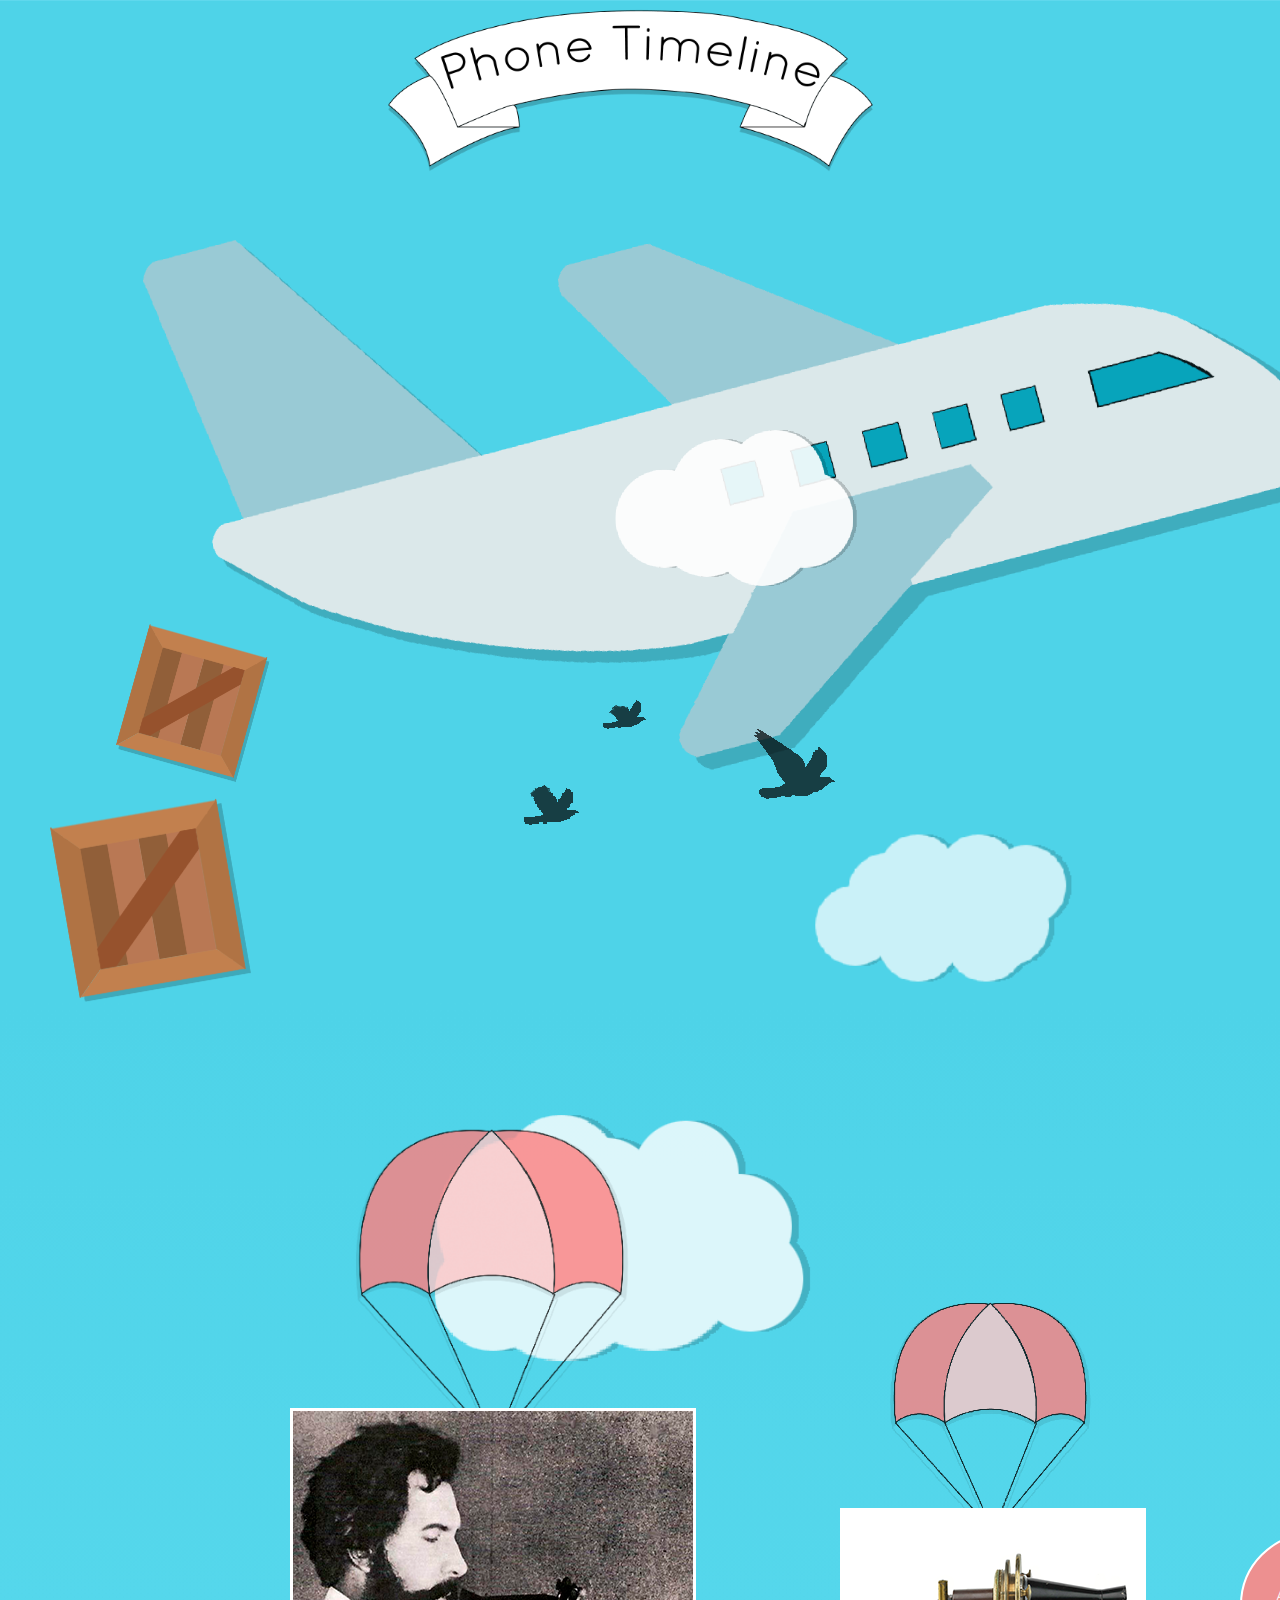
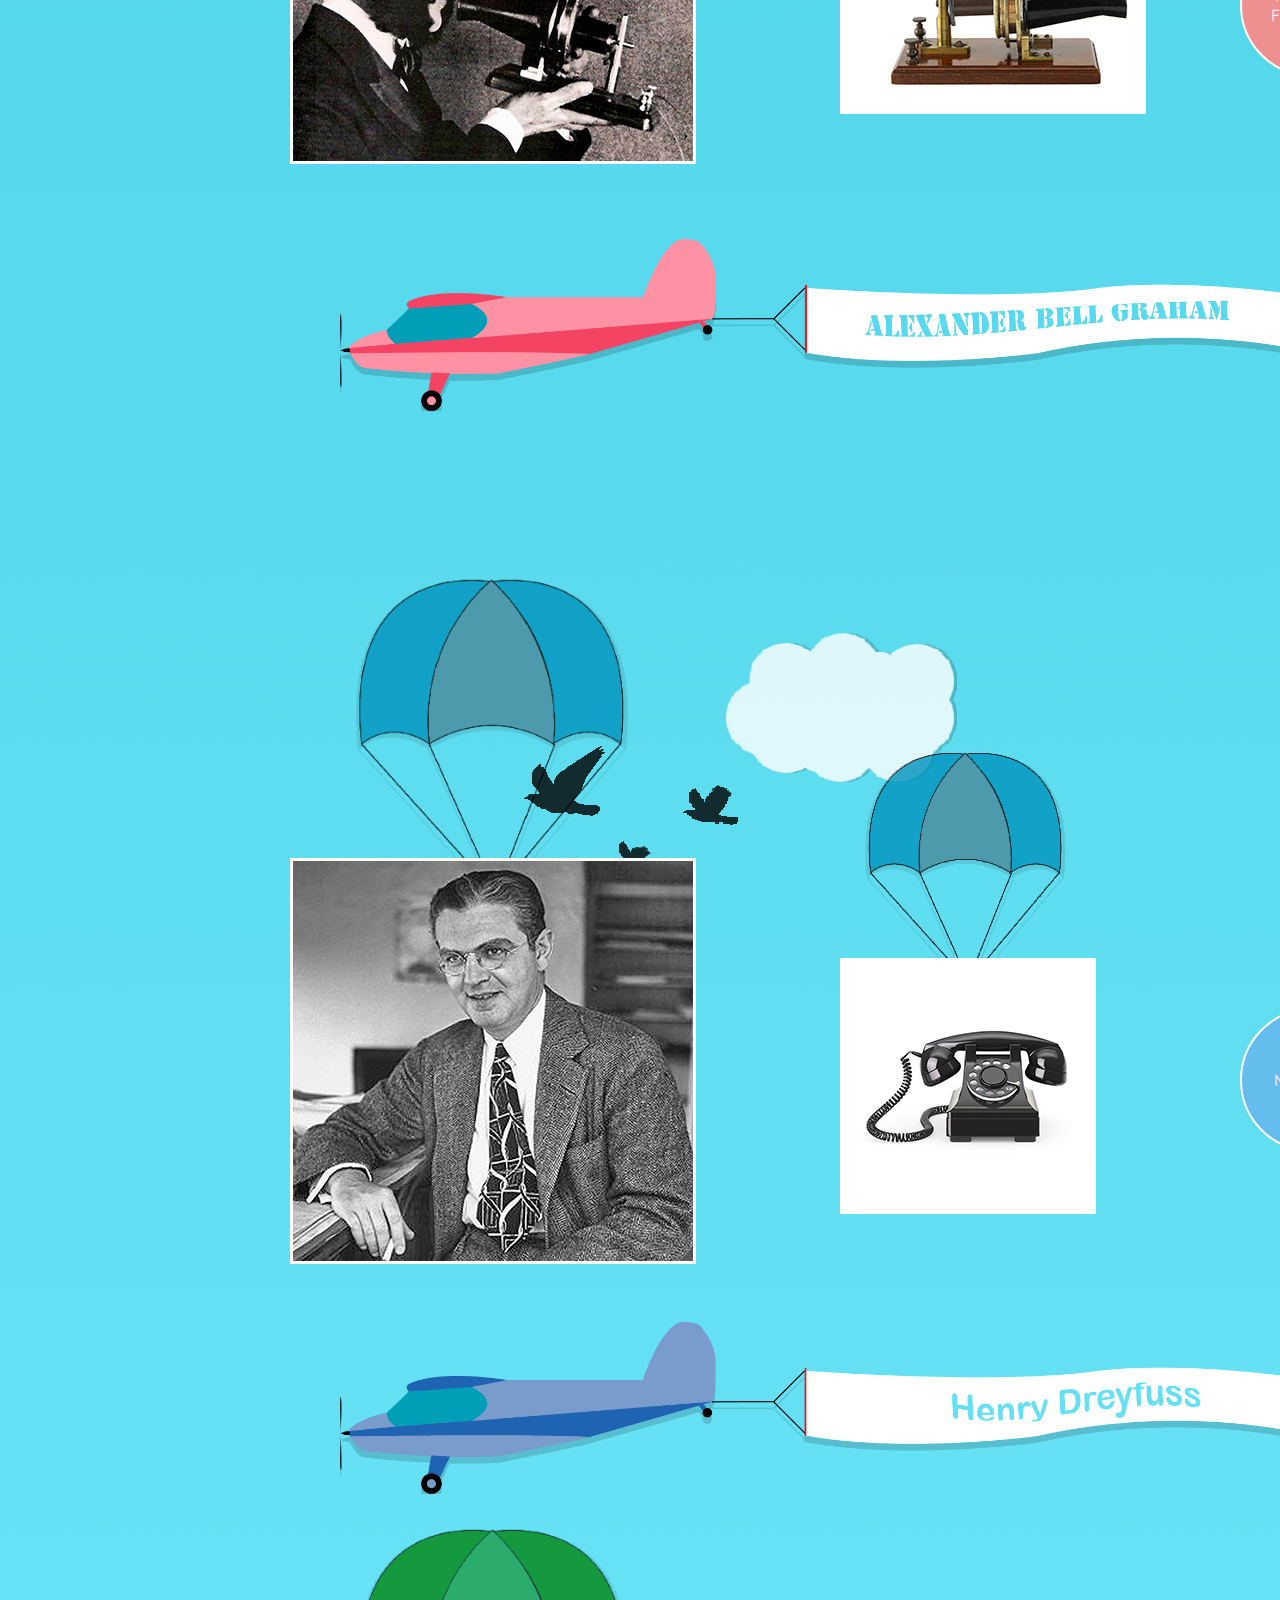
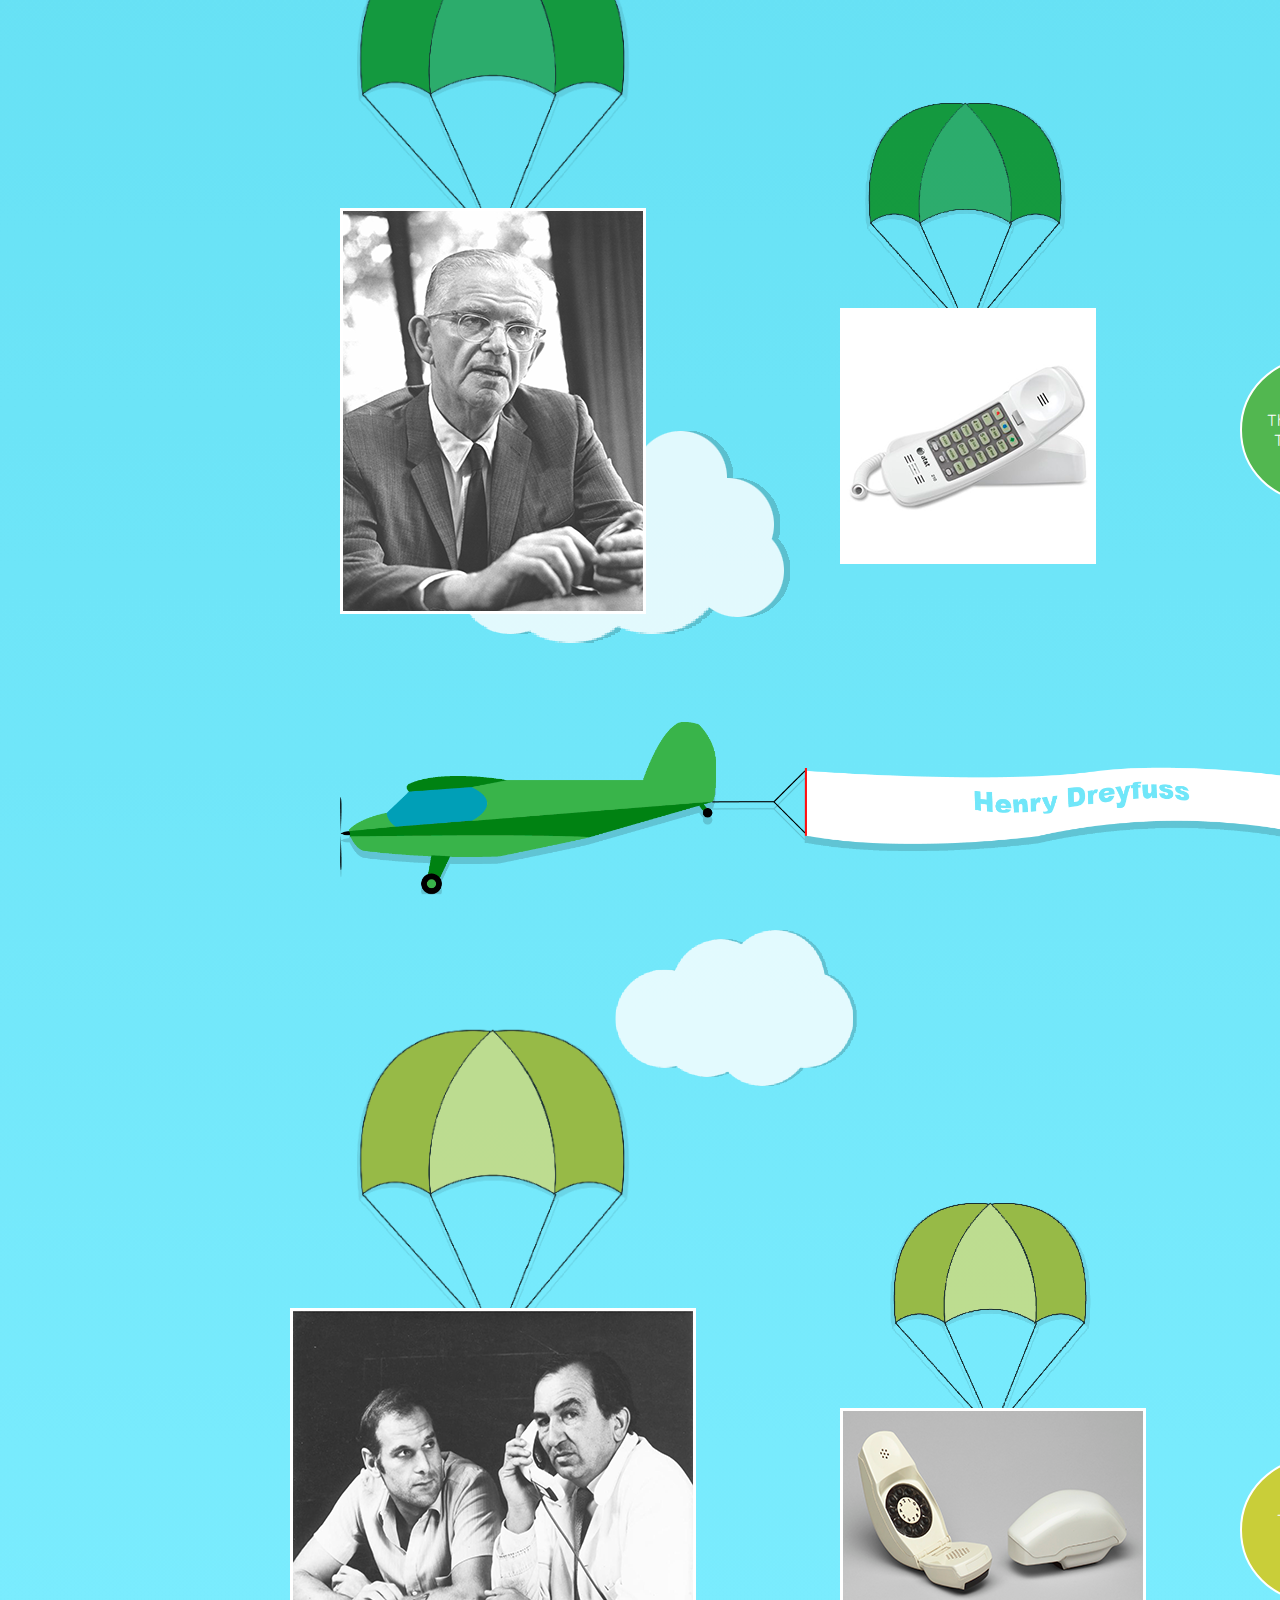
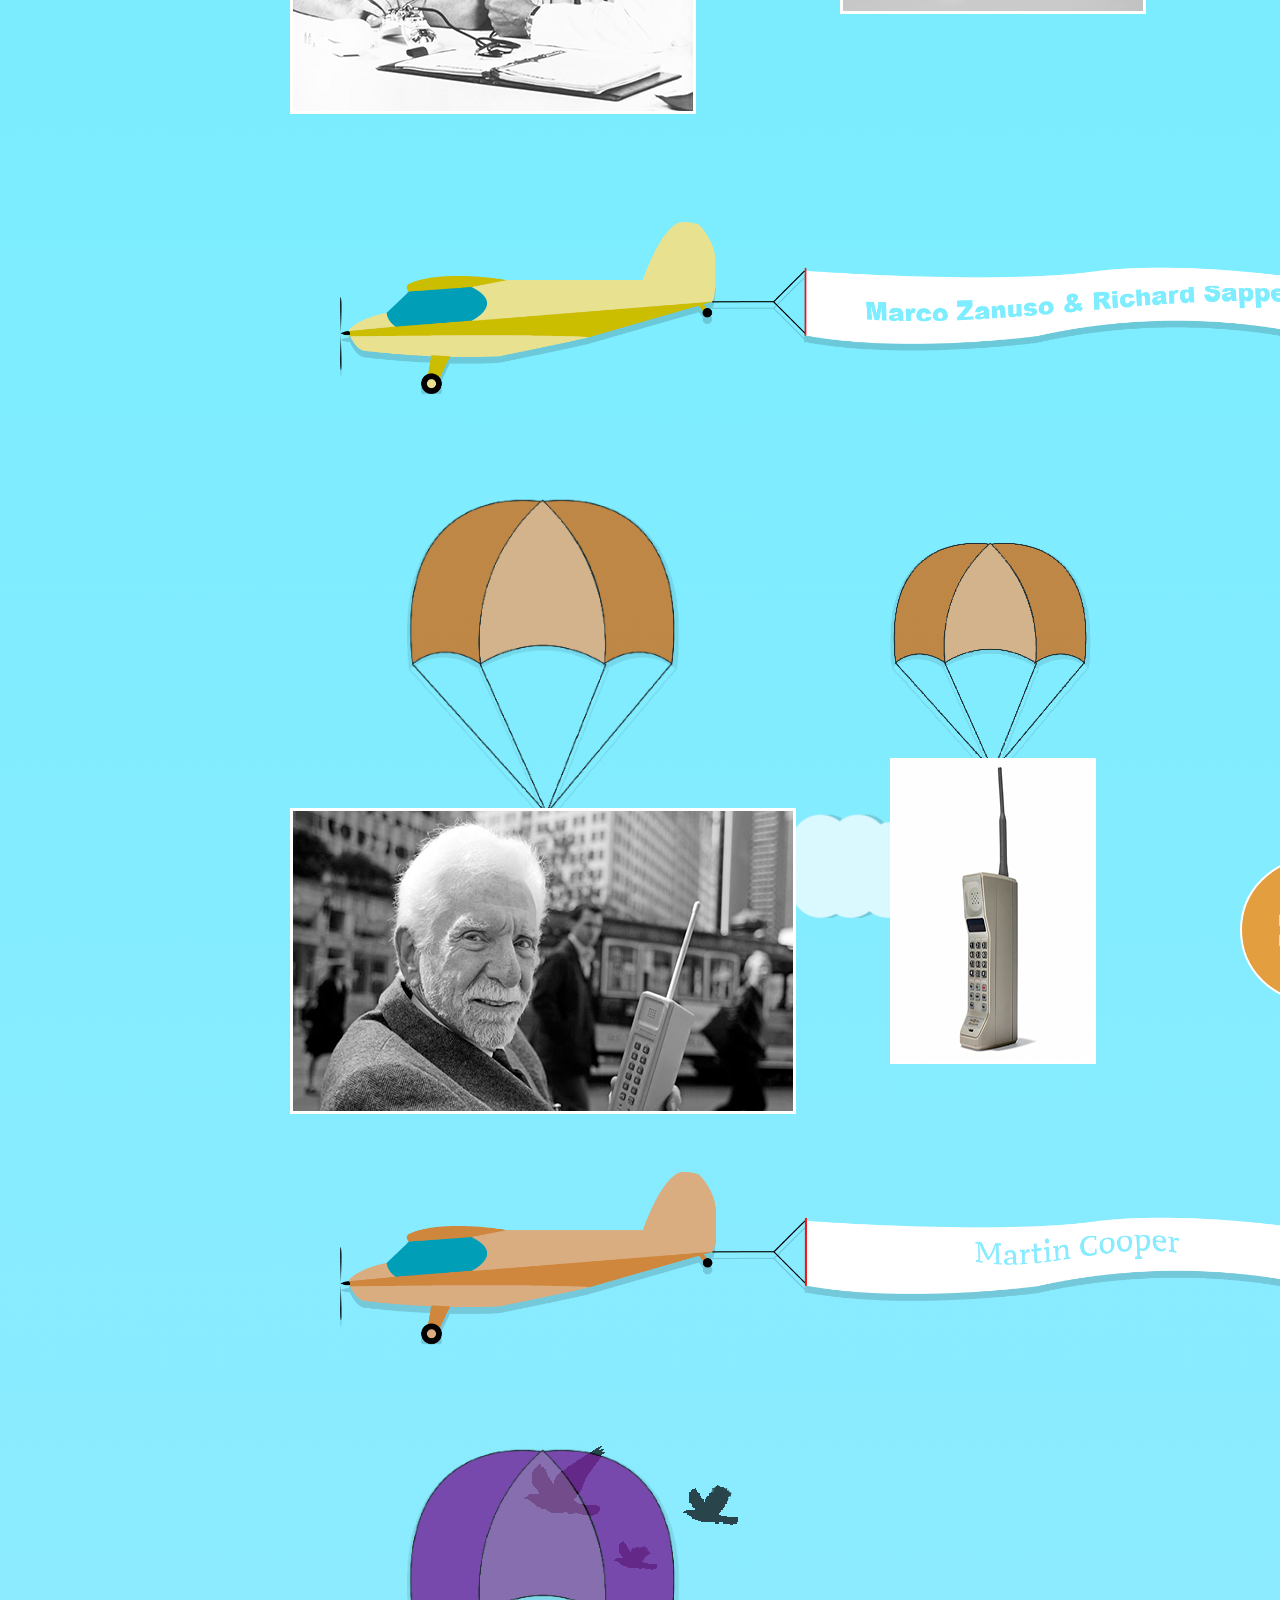
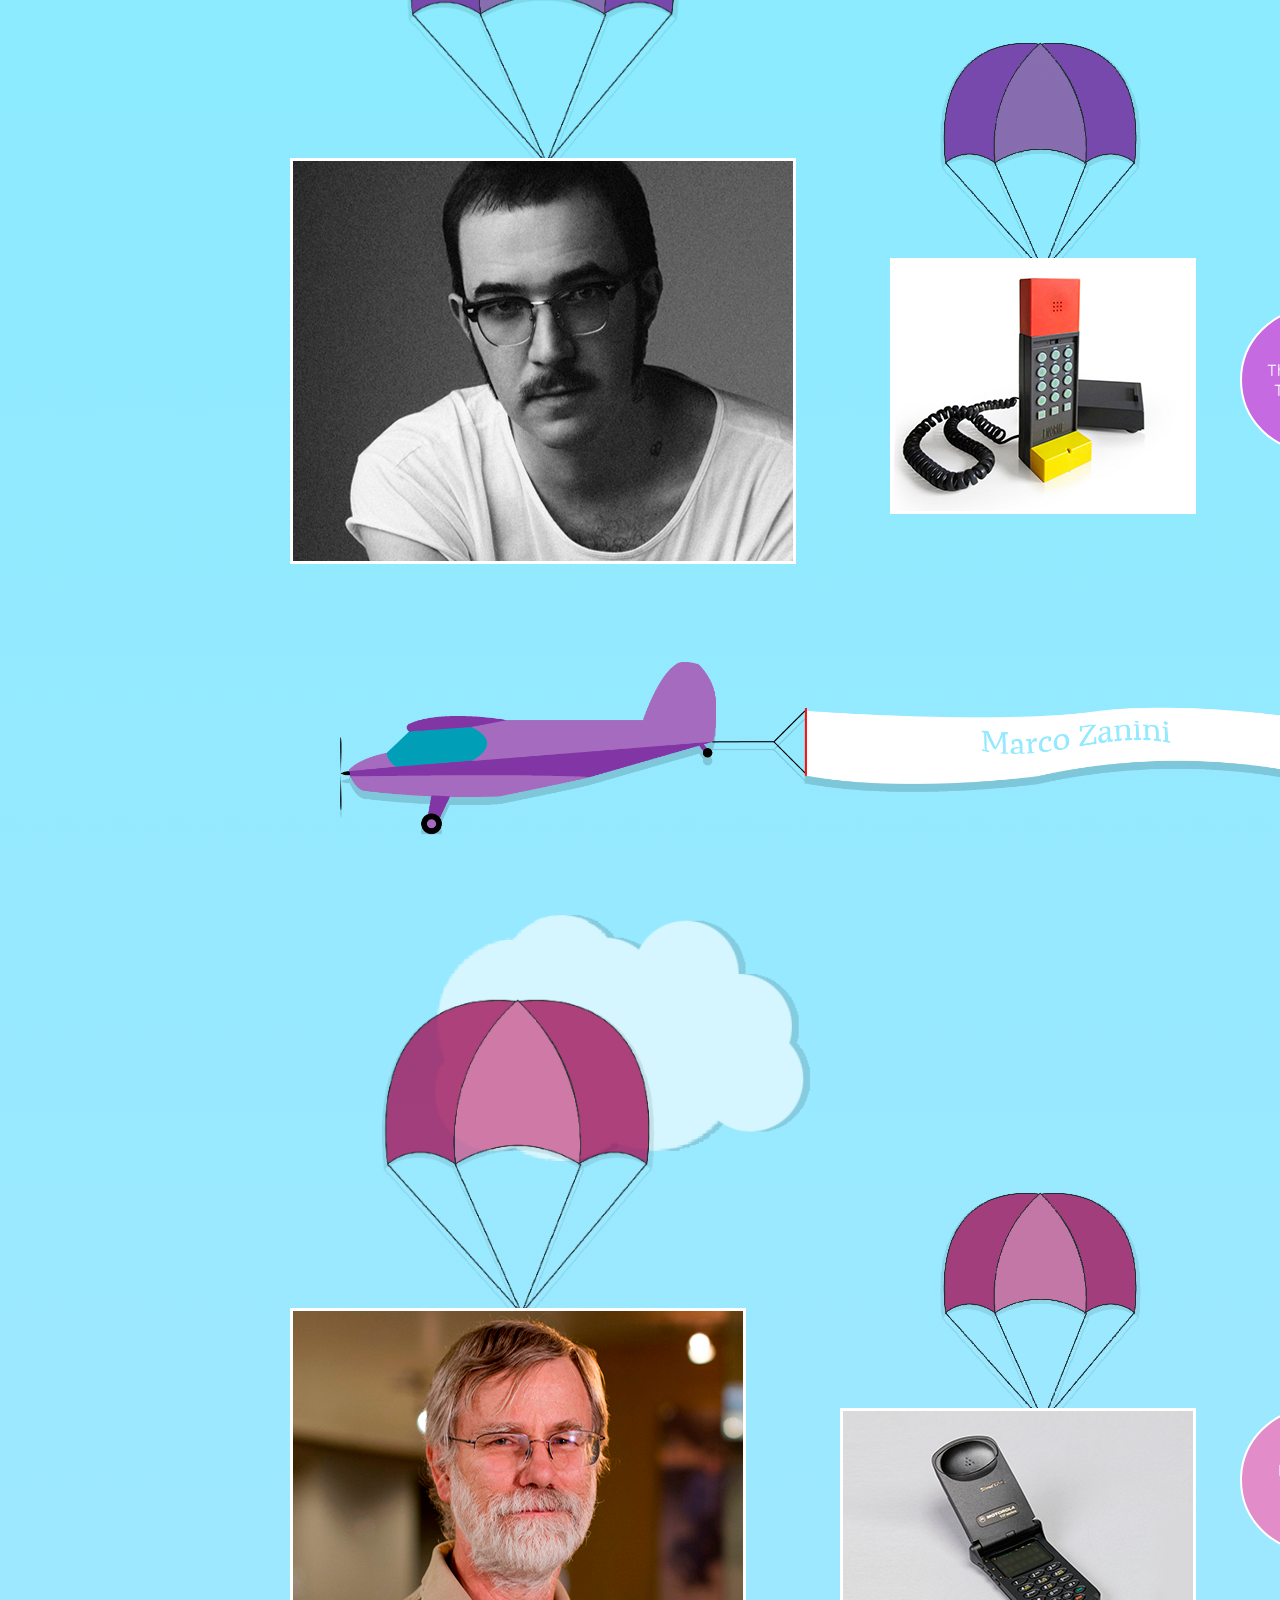
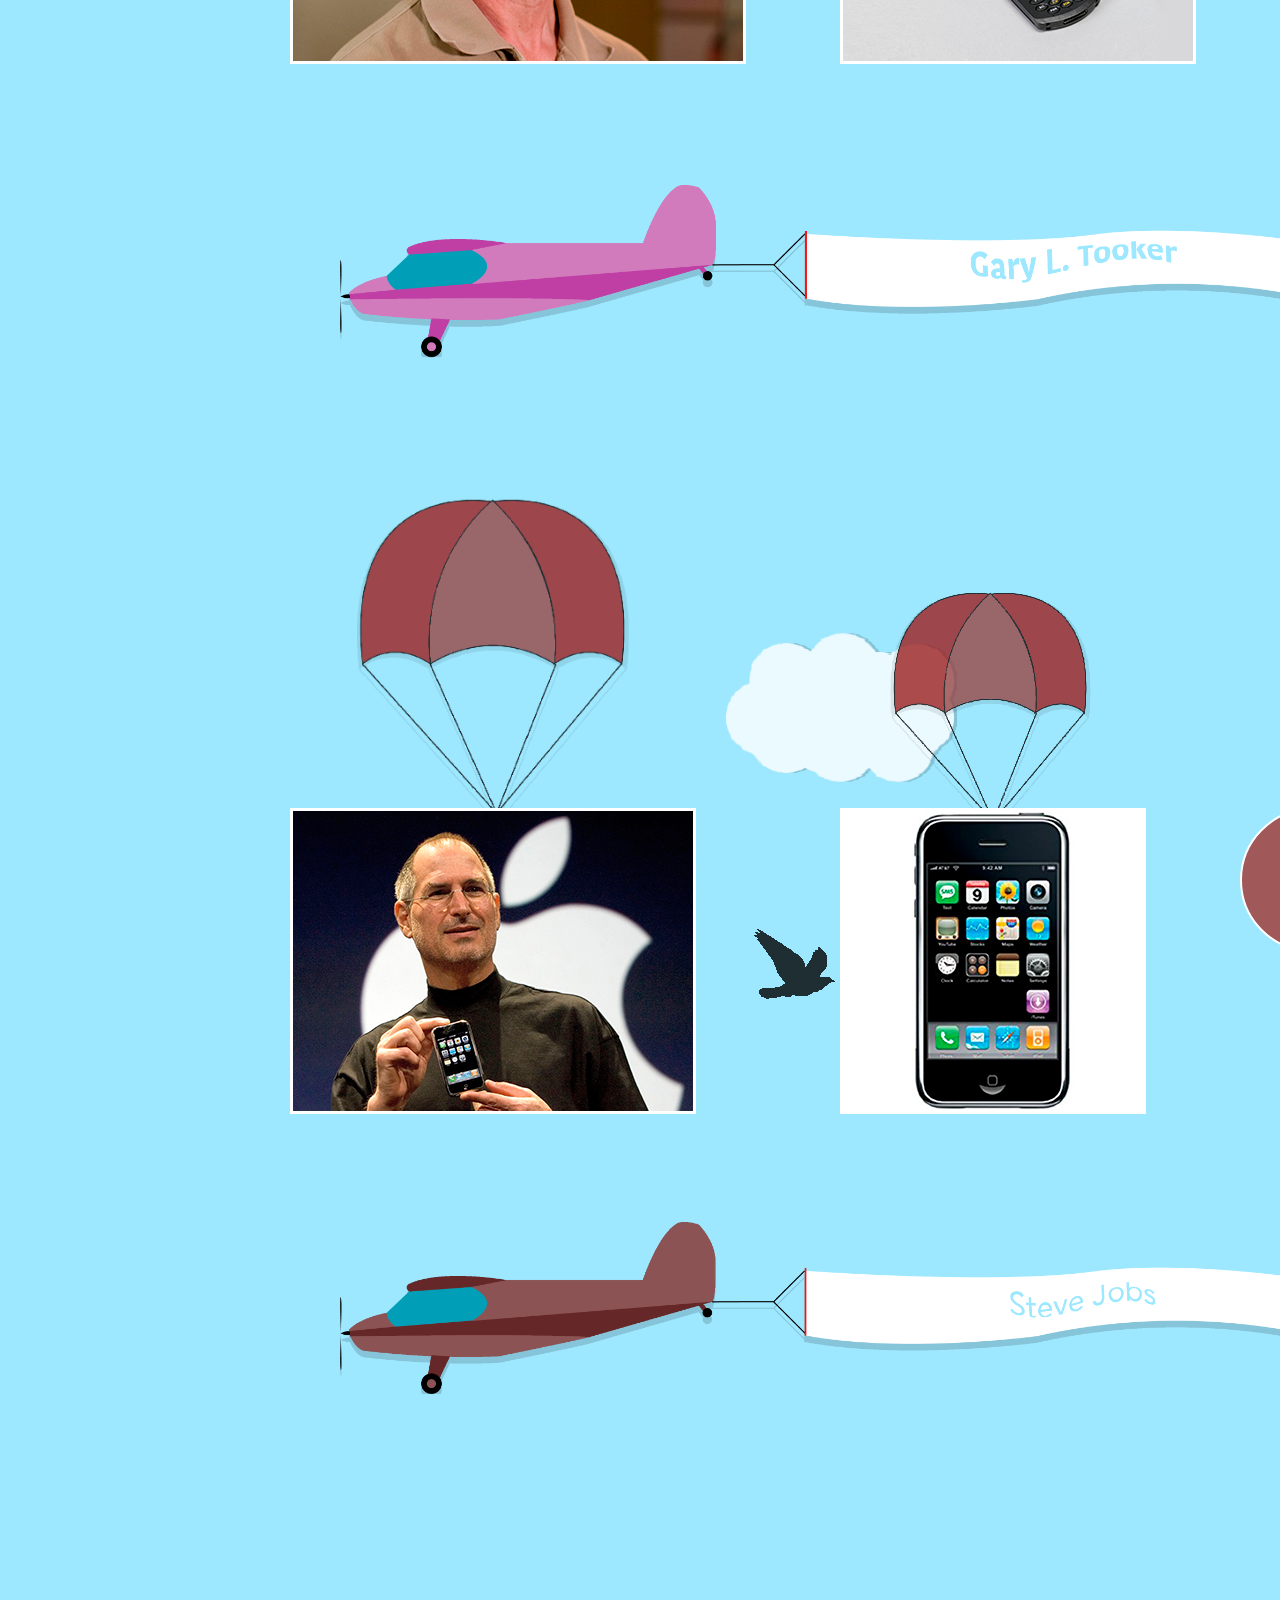
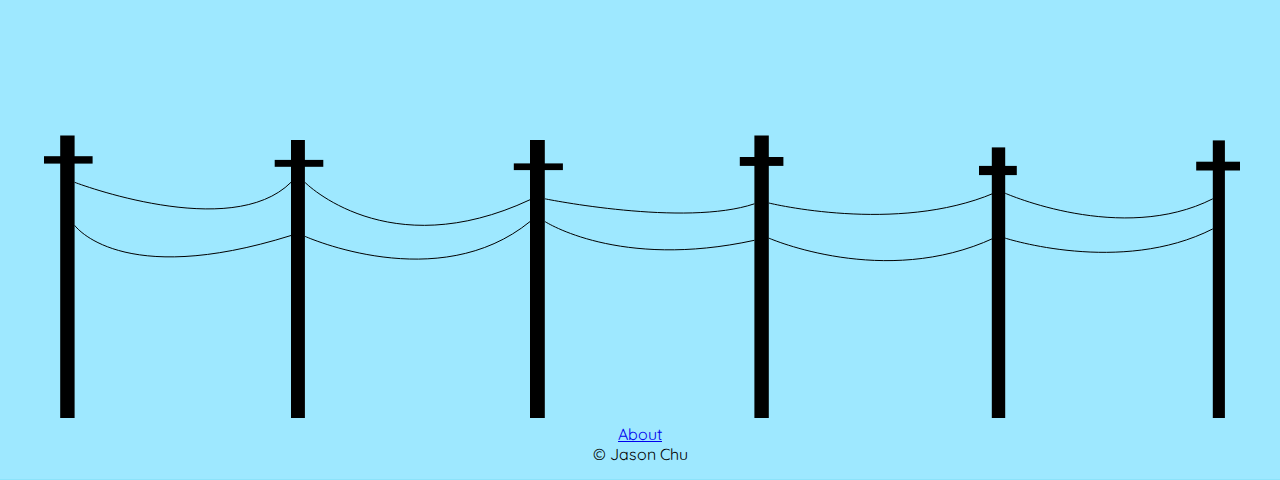
<file: index.html>
<!doctype html>
<html class="no-js" lang="en" dir="ltr">
  <head>
    <meta charset="utf-8">
    <title>Phones in the Sky</title>
    <link rel="stylesheet" href="main.css">
  </head>
  <body>



<div id="canvas">

  <div id="counter">
  </div>

  <div id="banner">
    <img src="images/banner.svg" alt="banner">
  </div>

  <div id="cargo-plane">
    <img src="images/cargo-plane.svg" alt="cargo-plane">
  </div>

  <div id="crate1">
    <img src="images/crate1.svg" alt="crate1">
  </div>

  <div id="crate2">
    <img src="images/crate2.svg" alt="crate2">
  </div>

  <div id="cloud1" class="x1">
    <img src="images/cloud1.svg" alt="cloud">
  </div>

  <div id="cloud3" class="x3">
    <img src="images/cloud3.svg" alt="cloud">
  </div>

  <div id="cloud4" class="x4">
    <img src="images/cloud4.svg" alt="cloud">
  </div>

  <div id="cloud5" class="x5">
    <img src="images/cloud5.svg" alt="cloud">
  </div>

  <div id="cloud7" class="x9">
    <img src="images/cloud7.svg" alt="cloud">
  </div>

  <div id="bird1" class="x7">
    <img src="images/bird1.svg" alt="bird">
  </div>

  <div id="bird2" class="x8">
    <img src="images/bird2.svg" alt="bird">
  </div>

  <div id="plane1" class="x10">
    <img src="images/plane1.svg" alt="plane1">
  </div>

  <div id="plane2" class="x11">
    <img src="images/plane2.svg" alt="plane2">
  </div>

  <div id="plane3" class="x12">
    <img src="images/plane3.svg" alt="plane3">
  </div>

  <div id="plane4" class="x13">
    <img src="images/plane4.svg" alt="plane4">
  </div>

  <div id="plane5" class="x14">
    <img src="images/plane5.svg" alt="plane5">
  </div>

  <div id="plane6" class="x15">
    <img src="images/plane6.svg" alt="plane6">
  </div>

  <div id="plane7" class="x16">
    <img src="images/plane7.svg" alt="plane7">
  </div>

  <div id="plane8" class="x17">
    <img src="images/plane8.svg" alt="plane8">
  </div>

  <div id="cloud8" class="x18">
    <img src="images/cloud8.svg" alt="cloud">
  </div>

  <div id="cloud9" class="x19">
    <img src="images/cloud9.svg" alt="cloud">
  </div>

  <div id="cloud10" class="x20">
    <img src="images/cloud10.svg" alt="cloud">
  </div>

  <div id="cloud12" class="x22">
    <img src="images/cloud12.svg" alt="cloud">
  </div>

  <div id="bird3" class="x25">
    <img src="images/bird3.svg" alt="bird">
  </div>

  <div id="bird4" class="x26">
    <img src="images/bird4.svg" alt="bird">
  </div>

  <div id="parachute1">
    <img src="images/parachute1.svg" alt="parachute1">
  </div>

  <div id="parachute2">
    <img src="images/parachute2.svg" alt="parachute2">
  </div>

  <div id="parachute3">
    <img src="images/parachute3.svg" alt="parachute3">
  </div>

  <div id="parachute4">
    <img src="images/parachute4.svg" alt="parachute4">
  </div>

  <div id="parachute5">
    <img src="images/parachute5.svg" alt="parachute5">
  </div>

  <div id="parachute6">
    <img src="images/parachute6.svg" alt="parachute6">
  </div>

  <div id="parachute7">
    <img src="images/parachute7.svg" alt="parachute7">
  </div>

  <div id="parachute8">
    <img src="images/parachute8.svg" alt="parachute8">
  </div>

  <div id="parachute9">
    <img src="images/parachute9.svg" alt="parachute9">
  </div>

  <div id="parachute10">
    <img src="images/parachute10.svg" alt="parachute10">
  </div>

  <div id="parachute11">
    <img src="images/parachute11.svg" alt="parachute11">
  </div>

  <div id="parachute12">
    <img src="images/parachute12.svg" alt="parachute12">
  </div>

  <div id="parachute13">
    <img src="images/parachute13.svg" alt="parachute13">
  </div>

  <div id="parachute14">
    <img src="images/parachute14.svg" alt="parachute14">
  </div>

  <div id="parachute15">
    <img src="images/parachute15.svg" alt="parachute15">
  </div>

  <div id="parachute16">
    <img src="images/parachute16.svg" alt="parachute16">
  </div>

  <div id="home">
  </div>

  <div id="board1">
  </div>

  <div id="square1">
    <img src="images/picture1.png" alt="picture1">
  </div>

  <div id="phone1">
    <img src="images/phone1.png" alt="phone1">
  </div>

  <div id="name1">
    <p>America's First Phone</p>
  </div>

  <div id="board2">
  </div>

  <div id="square2">
    <img src="images/picture2.png" alt="picture2">
  </div>

  <div id="phone2">
    <img src="images/phone2.png" alt="phone2">
  </div>

  <div id="name2">
    <p>Model 302</p>
  </div>

  <div id="board3">
  </div>

  <div id="square3">
    <img src="images/picture3.png" alt="picture3">
  </div>

  <div id="phone3">
    <img src="images/phone3.png" alt="phone3">
  </div>

  <div id="name3">
    <p>The Trimline Telephone</p>
  </div>

  <div id="board4">
  </div>

  <div id="square4">
    <img src="images/picture4.png" alt="picture4">
  </div>

  <div id="phone4">
    <img src="images/phone4.png" alt="phone4">
  </div>

  <div id="name4">
    <p>The Grillo Cricket</p>
  </div>

  <div id="board5">
  </div>

  <div id="square5">
    <img src="images/picture5.png" alt="picture5">
  </div>

  <div id="phone5">
    <img src="images/phone5.png" alt="phone5">
  </div>

  <div id="name5">
    <p>Motorola DynaTAC</p>
  </div>

  <div id="board6">
  </div>

  <div id="square6">
    <img src="images/picture6.png" alt="picture6">
  </div>

  <div id="phone6">
    <img src="images/phone6.png" alt="phone6">
  </div>

  <div id="name6">
    <p>The Enorme Telephone</p>
  </div>

  <div id="board7">
  </div>

  <div id="square7">
    <img src="images/picture7.png" alt="picture7">
  </div>

  <div id="phone7">
    <img src="images/phone7.png" alt="phone7">
  </div>

  <div id="name7">
    <p>Motorola StarTAC</p>
  </div>

  <div id="board8">
  </div>

  <div id="square8">
    <img src="images/picture8.png" alt="picture8">
  </div>

  <div id="phone8">
    <img src="images/phone8.png" alt="phone8">
  </div>

  <div id="name8">
    <p>iPhone</p>
  </div>

  <div id="power-lines">
    <img src="images/power-lines.svg" alt="power-lines">
  </div>

</div>

<footer class="footer grid-x grid-padding-x grid-margin-x">
    <p class="cell">
    <a href="about.html"> About </a>
    <br>
    &copy; Jason Chu
    <br>
</footer>







    <script src="main.js"></script>

  </body>
</html>
</file>
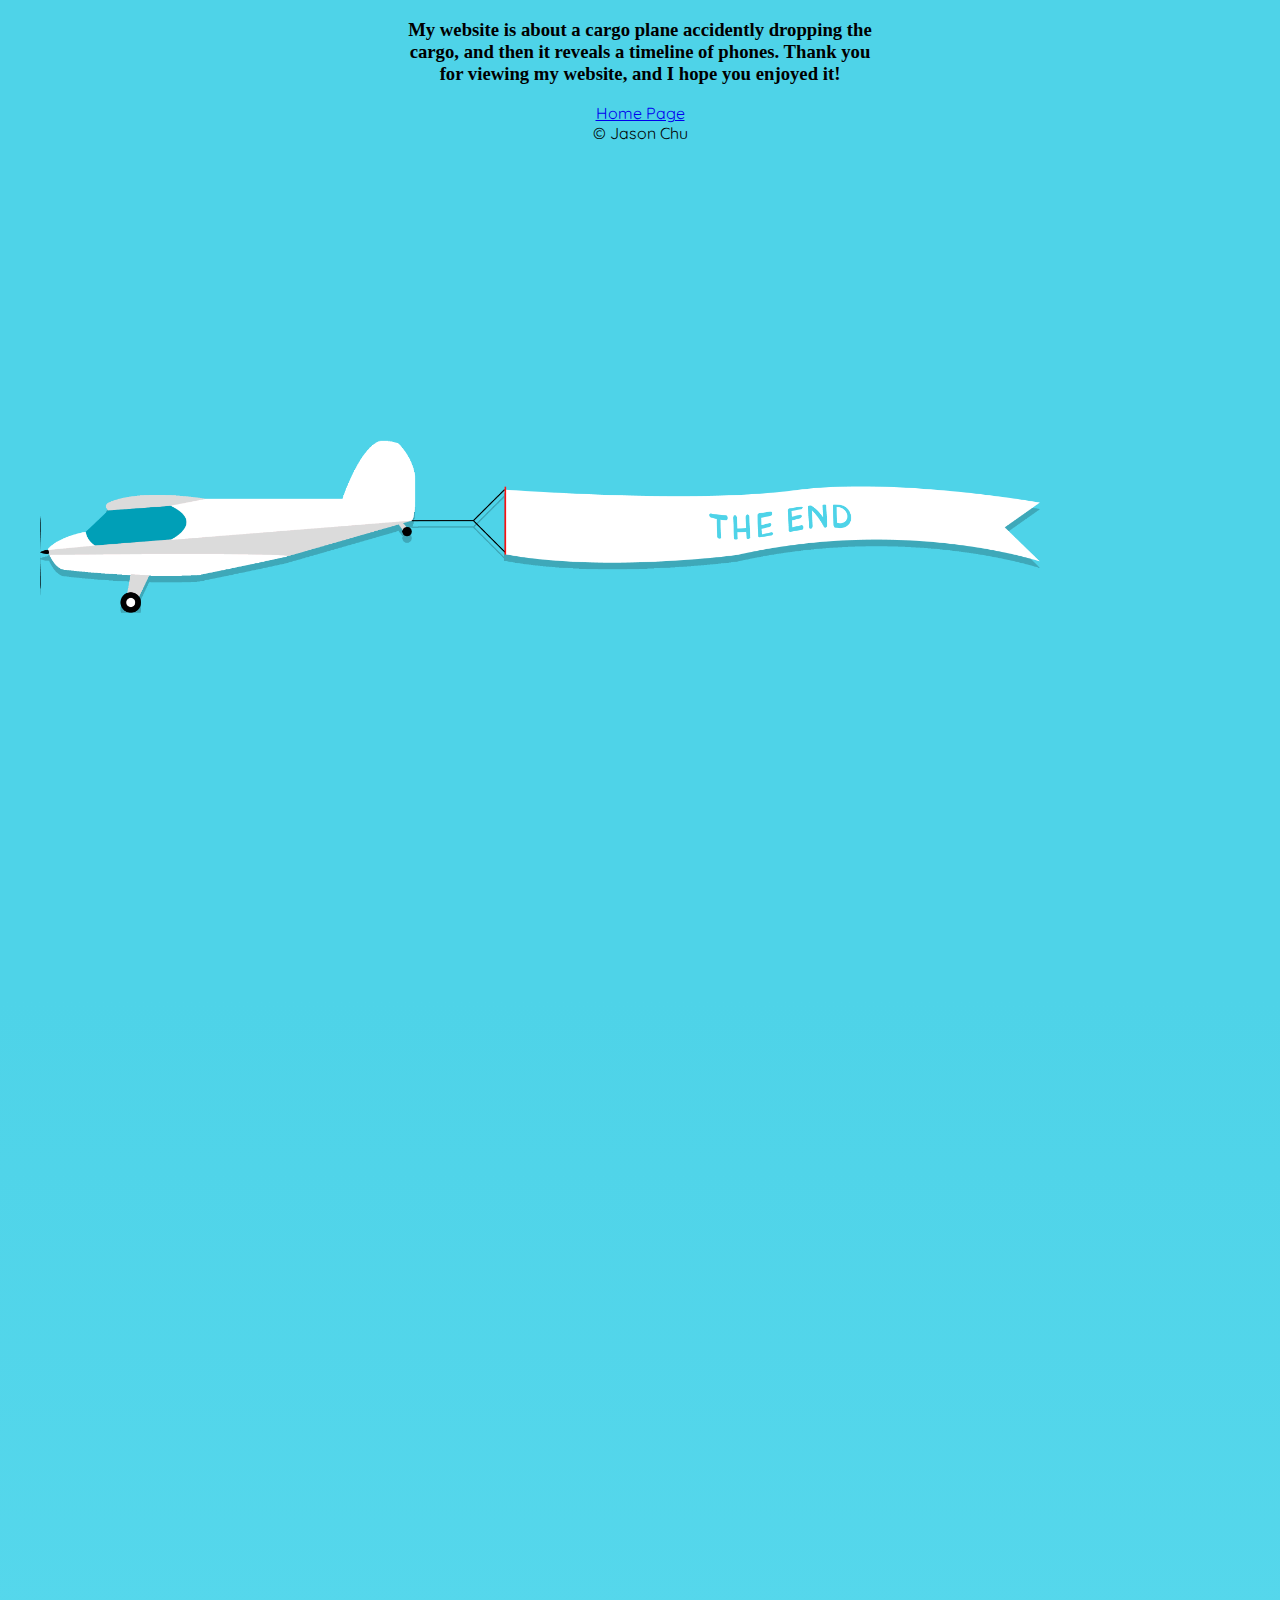
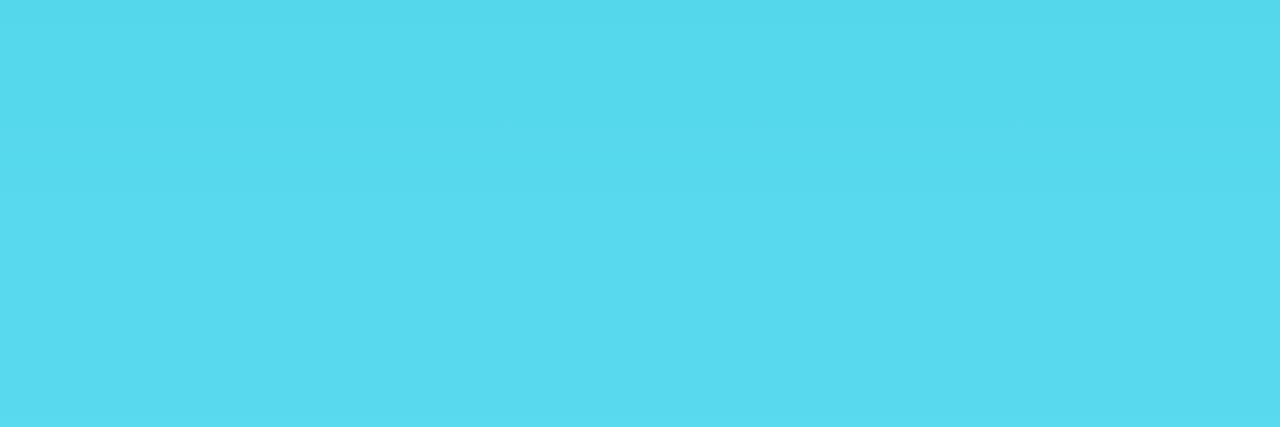
<file: about.html>
<!doctype html>
<html class="no-js" lang="en" dir="ltr">
  <head>
    <meta charset="utf-8">
    <title>Phones in the Sky</title>
    <link rel="stylesheet" href="main.css">
  </head>
  <body>

    <div id="canvas2">

      <h3> My website is about a cargo plane accidently dropping the cargo, and then it reveals a timeline of phones. Thank you for viewing my website, and I hope you enjoyed it!
      </h3>

  <div id="plane9" class="x27">
    <img src="images/plane9.svg" alt="plane9">
  </div>

<footer class="footer grid-x grid-padding-x grid-margin-x">
    <p class="cell">
    <a href="index.html"> Home Page </a>
    <br>
    &copy; Jason Chu
    <br>
</footer>







    <script src="main.js"></script>

  </body>
</html>
</file>
<file: main.css>
@import url('https://fonts.googleapis.com/css?family=Quicksand');

body{
  background: linear-gradient(#4ed3e8 1000px, #7cedff 5000px, #9ee8ff 8000px);
}

p{
  font-family: 'Quicksand', sans-serif;
}

h3{
  text-align: center;
  padding-left: 30%;
  padding-right: 30%;
}

footer{
  text-align: center;
}

#counter {
  position: absolute;
  top: 300px;
  margin: 0;
  width: 200px;
  height: 200px;
  border-radius: 50%;
  text-align: center;
}

#canvas {
  position: relative;
  margin: 0 auto;
  width: 1200px;
  height: 10000px;
  padding: 0;
}

#canvas2 {
  position: relative;
  margin: 0 auto;
  width: 1200px;
  height: 2000px;
  padding: 0;
}

#banner {
  width: 1000px;
  height: 300px;
  position: absolute;
  top: -70px;
  left: 90px;
}

#cargo-plane {
  width: 1200px;
  height: 700px;
  position: absolute;
  top: 100px;
  left: 100px;
  opacity: 0.9;
  animation: floats 3s ease-in-out infinite;
}

#crate1 {
  width: 400px;
  height: 400px;
  position: absolute;
  top: 500px;
  left: -50px;
}

#crate2 {
  width: 400px;
  height: 400px;
  position: absolute;
  top: 700px;
  left: -90px;
}

#square1 {
  width: 400px;
  height: 350px;
  position: absolute;
  top: 1400px;
  left: 250px;
  background-color: #87caff;
  border: 3px solid #fff;
  color: #fff;
  display: inline-flex;
  align-items: center;
  justify-content: center;
  animation: float 5s ease-in-out infinite;
}

#phone1 {
  width: 300px;
  height: 200px;
  position: absolute;
  top: 1500px;
  left: 800px;
  background-color: #9acdf4;
  border: 3px solid #fff;
  color: #fff;
  display: inline-flex;
  align-items: center;
  justify-content: center;
  animation: float 6s ease-in-out infinite;
}

#name1 {
   width: 100px;
   height: 100px;
   position: absolute;
   top: 1525px;
   left: 1200px;
   text-align: center;
   background-color: #ed9090;
   border: 2px Solid #fff;
   color: #fff;
   border-radius: 50%;
   padding: 20px;
   text-align: center;
   display: inline-flex;
   align-items: center;
   justify-content: center;
 }

#parachute1 {
  width: 500px;
  height: 500px;
  position: absolute;
  top: 1030px;
  left: 200px;
  opacity: 0.8;
  animation: floats 5s ease-in-out infinite;
}

#parachute2 {
  width: 500px;
  height: 500px;
  position: absolute;
  top: 1160px;
  left: 700px;
  opacity: 0.8;
  animation: floats 6s ease-in-out infinite;
}

#square2 {
  width: 400px;
  height: 400px;
  position: absolute;
  top: 2450px;
  left: 250px;
  background-color: #8ac5cc;
  border: 3px solid #fff;
  color: #fff;
  display: inline-flex;
  align-items: center;
  justify-content: center;
  animation: float 6s ease-in-out infinite;
}

#phone2 {
    width: 250px;
    height: 250px;
    position: absolute;
    top: 2550px;
    left: 800px;
    background-color: #ace8ef;
    border: 3px solid #fff;
    color: #fff;
    display: inline-flex;
    align-items: center;
    justify-content: center;
    animation: float 5s ease-in-out infinite;
}

#name2 {
   width: 100px;
   height: 100px;
   position: absolute;
   top: 2600px;
   left: 1200px;
   text-align: center;
   background-color: #65bded;
   border: 2px Solid #fff;
   color: #fff;
   border-radius: 50%;
   padding: 20px;
   text-align: center;
   display: inline-flex;
   align-items: center;
   justify-content: center;
 }

#parachute3 {
  width: 500px;
  height: 500px;
  position: absolute;
  top: 2080px;
  left: 200px;
  opacity: 0.8;
  animation: floats 6s ease-in-out infinite;
}

#parachute4 {
  width: 500px;
  height: 500px;
  position: absolute;
  top: 2210px;
  left: 675px;
  opacity: 0.8;
  animation: floats 5s ease-in-out infinite;
}

#square3 {
  width: 300px;
  height: 400px;
  position: absolute;
  top: 3400px;
  left: 300px;
  background-color: #6ed3a3;
  border: 3px solid #fff;
  color: #fff;
  display: inline-flex;
  align-items: center;
  justify-content: center;
  animation: float 4s ease-in-out infinite;
}

#phone3 {
    width: 250px;
    height: 250px;
    position: absolute;
    top: 3500px;
    left: 800px;
    background-color: #acefcf;
    border: 3px solid #fff;
    color: #fff;
    display: inline-flex;
    align-items: center;
    justify-content: center;
    animation: float 6s ease-in-out infinite;
}

#name3 {
   width: 100px;
   height: 100px;
   position: absolute;
   top: 3550px;
   left: 1200px;
   text-align: center;
   background-color: #52b750;
   border: 2px Solid #fff;
   color: #fff;
   border-radius: 50%;
   padding: 20px;
   text-align: center;
   display: inline-flex;
   align-items: center;
   justify-content: center;
 }

#parachute5 {
  width: 500px;
  height: 500px;
  position: absolute;
  top: 3030px;
  left: 200px;
  opacity: 0.8;
  animation: floats 4s ease-in-out infinite;
}

#parachute6 {
  width: 500px;
  height: 500px;
  position: absolute;
  top: 3160px;
  left: 675px;
  opacity: 0.8;
  animation: floats 6s ease-in-out infinite;
}

#square4 {
  width: 400px;
  height: 400px;
  position: absolute;
  top: 4500px;
  left: 250px;
  background-color: #61ad6a;
  border: 3px solid #fff;
  color: #fff;
  display: inline-flex;
  align-items: center;
  justify-content: center;
  animation: float 6s ease-in-out infinite;
}

#phone4 {
    width: 300px;
    height: 200px;
    position: absolute;
    top: 4600px;
    left: 800px;
    background-color: #a5e5ac;
    border: 3px solid #fff;
    color: #fff;
    display: inline-flex;
    align-items: center;
    justify-content: center;
    animation: float 5s ease-in-out infinite;
}

#name4 {
   width: 100px;
   height: 100px;
   position: absolute;
   top: 4650px;
   left: 1200px;
   text-align: center;
   background-color: #c9ce39;
   border: 2px Solid #fff;
   color: #fff;
   border-radius: 50%;
   padding: 20px;
   text-align: center;
   display: inline-flex;
   align-items: center;
   justify-content: center;
 }

#parachute7 {
  width: 500px;
  height: 500px;
  position: absolute;
  top: 4130px;
  left: 200px;
  opacity: 0.8;
  animation: floats 6s ease-in-out infinite;
}

#parachute8 {
  width: 500px;
  height: 500px;
  position: absolute;
  top: 4260px;
  left: 700px;
  opacity: 0.8;
  animation: floats 5s ease-in-out infinite;
}

#square5 {
  width: 500px;
  height: 300px;
  position: absolute;
  top: 5600px;
  left: 250px;
  background-color: #85d170;
  border: 3px solid #fff;
  color: #fff;
  display: inline-flex;
  align-items: center;
  justify-content: center;
  animation: float 4s ease-in-out infinite;
}

#phone5 {
    width: 200px;
    height: 300px;
    position: absolute;
    top: 5550px;
    left: 850px;
    background-color: #b3e5a5;
    border: 3px solid #fff;
    color: #fff;
    display: inline-flex;
    align-items: center;
    justify-content: center;
    animation: float 5s ease-in-out infinite;
}

#name5 {
   width: 100px;
   height: 100px;
   position: absolute;
   top: 5650px;
   left: 1200px;
   text-align: center;
   background-color: #e29e3f;
   border: 2px Solid #fff;
   color: #fff;
   border-radius: 50%;
   padding: 20px;
   text-align: center;
   display: inline-flex;
   align-items: center;
   justify-content: center;
 }

#parachute9 {
  width: 500px;
  height: 500px;
  position: absolute;
  top: 5200px;
  left: 250px;
  opacity: 0.8;
  animation: floats 4s ease-in-out infinite;
}

#parachute10 {
  width: 500px;
  height: 500px;
  position: absolute;
  top: 5200px;
  left: 700px;
  opacity: 0.8;
  animation: floats 5s ease-in-out infinite;
}

#square6 {
  width: 500px;
  height: 400px;
  position: absolute;
  top: 6550px;
  left: 250px;
  background-color: #a4c665;
  border: 3px solid #fff;
  color: #fff;
  display: inline-flex;
  align-items: center;
  justify-content: center;
  animation: float 5s ease-in-out infinite;
}

#phone6 {
    width: 300px;
    height: 250px;
    position: absolute;
    top: 6650px;
    left: 850px;
    background-color: #d0e8a4;
    border: 3px solid #fff;
    color: #fff;
    display: inline-flex;
    align-items: center;
    justify-content: center;
    animation: float 7s ease-in-out infinite;
}

#name6 {
   width: 100px;
   height: 100px;
   position: absolute;
   top: 6700px;
   left: 1200px;
   text-align: center;
   background-color: #c66ae2;
   border: 2px Solid #fff;
   color: #fff;
   border-radius: 50%;
   padding: 20px;
   text-align: center;
   display: inline-flex;
   align-items: center;
   justify-content: center;
 }

#parachute11 {
  width: 500px;
  height: 500px;
  position: absolute;
  top: 6150px;
  left: 250px;
  opacity: 0.8;
  animation: floats 5s ease-in-out infinite;
}

#parachute12 {
  width: 500px;
  height: 500px;
  position: absolute;
  top: 6300px;
  left: 750px;
  opacity: 0.8;
  animation: floats 7s ease-in-out infinite;
}

#square7 {
  width: 450px;
  height: 350px;
  position: absolute;
  top: 7700px;
  left: 250px;
  background-color: #d2d66b;
  border: 3px solid #fff;
  color: #fff;
  display: inline-flex;
  align-items: center;
  justify-content: center;
  animation: float 6s ease-in-out infinite;
}

#phone7 {
    width: 350px;
    height: 250px;
    position: absolute;
    top: 7800px;
    left: 800px;
    background-color: #e3e5b0;
    border: 3px solid #fff;
    color: #fff;
    display: inline-flex;
    align-items: center;
    justify-content: center;
    animation: float 4s ease-in-out infinite;
}

#name7 {
   width: 100px;
   height: 100px;
   position: absolute;
   top: 7800px;
   left: 1200px;
   text-align: center;
   background-color: #e28cc9;
   border: 2px Solid #fff;
   color: #fff;
   border-radius: 50%;
   padding: 20px;
   text-align: center;
   display: inline-flex;
   align-items: center;
   justify-content: center;
 }

#parachute13 {
  width: 500px;
  height: 500px;
  position: absolute;
  top: 7300px;
  left: 225px;
  opacity: 0.8;
  animation: floats 6s ease-in-out infinite;
}

#parachute14 {
  width: 500px;
  height: 500px;
  position: absolute;
  top: 7450px;
  left: 750px;
  opacity: 0.8;
  animation: floats 4s ease-in-out infinite;
}

#square8 {
  width: 400px;;
  height: 300px;;
  position: absolute;
  top: 8800px;
  left: 250px;
  background-color: #e8ab43;
  border: 3px solid #fff;
  color: #fff;
  display: inline-flex;
  align-items: center;
  justify-content: center;
  animation: float 5s ease-in-out infinite;
}

#phone8 {
    width: 300px;
    height: 300px;
    position: absolute;
    top: 8800px;
    left: 800px;
    background-color: #e5d2b0;
    border: 3px solid #fff;
    color: #fff;
    display: inline-flex;
    align-items: center;
    justify-content: center;
    animation: float 4s ease-in-out infinite;
}

#name8 {
   width: 100px;
   height: 100px;
   position: absolute;
   top: 8800px;
   left: 1200px;
   text-align: center;
   background-color: #a05858;
   border: 2px Solid #fff;
   color: #fff;
   border-radius: 50%;
   padding: 20px;
   text-align: center;
   display: inline-flex;
   align-items: center;
   justify-content: center;
 }

#parachute15 {
  width: 500px;
  height: 500px;
  position: absolute;
  top: 8400px;
  left: 200px;
  opacity: 0.8;
  animation: floats 5s ease-in-out infinite;
}

#parachute16 {
  width: 500px;
  height: 500px;
  position: absolute;
  top: 8450px;
  left: 700px;
  opacity: 0.8;
  animation: floats 4s ease-in-out infinite;
}

@keyframes float {
	0% {
		box-shadow: 0 5px 15px 0px rgba(0,0,0,0.6);
	}
	50% {
		box-shadow: 0 25px 15px 0px rgba(0,0,0,0.2);
  }
    from {-webkit-transform:translate(0, 0px);
  }
  65% {-webkit-transform:translate(0, 30px);
  }
    to {-webkit-transform: translate(0, -0px);
  }
	100% {
		box-shadow: 0 5px 15px 0px rgba(0,0,0,0.6);
	}
}

@keyframes floats {
    from {-webkit-transform:translate(0, 0px);
  }
  65% {-webkit-transform:translate(0, 30px);
  }
    to {-webkit-transform: translate(0, -0px);
  }
}

#cloud1{
  width: 600px;
  height: 400px;
  position: absolute;
  top: 300px;
  left: 400px;
}

#cloud3{
  width: 600px;
  height: 400px;
  position: absolute;
  top: 1000px;
  left: 300px;
}

#cloud4{
  width: 600px;
  height: 400px;
  position: absolute;
  top: 700px;
  left: 600px;
}

#cloud5{
  width: 600px;
  height: 400px;
  position: absolute;
  top: 2100px;
  left: 500px;
}

#cloud7{
  width: 600px;
  height: 400px;
  position: absolute;
  top: 3500px;
  left: 300px;
}

#bird1{
  width: 600px;
  height: 400px;
  position: absolute;
  top: 2200px;
  left: 300px;
}

#bird2{
  width: 600px;
  height: 400px;
  position: absolute;
  top: 600px;
  left: 300px;
}

#plane1{
  width: 1000px;
  height: 500px;
  position: absolute;
  top: 1650px;
  left: 300px;
}

#plane2{
  width: 1000px;
  height: 500px;
  position: absolute;
  top: 2750px;
  left: 300px;
}

#plane3{
  width: 1000px;
  height: 500px;
  position: absolute;
  top: 3750px;
  left: 300px;
}

#plane4{
  width: 1000px;
  height: 500px;
  position: absolute;
  top: 4850px;
  left: 300px;
}

#plane5{
  width: 1000px;
  height: 500px;
  position: absolute;
  top: 5800px;
  left: 300px;
}

#plane6{
  width: 1000px;
  height: 500px;
  position: absolute;
  top: 6900px;
  left: 300px;
}

#plane7{
  width: 1000px;
  height: 500px;
  position: absolute;
  top: 8000px;
  left: 300px;
}

#plane8{
  width: 1000px;
  height: 500px;
  position: absolute;
  top: 9050px;
  left: 300px;
}

#cloud8{
  width: 600px;
  height: 400px;
  position: absolute;
  top: 4000px;
  left: 400px;
}

#cloud9{
  width: 600px;
  height: 400px;
  position: absolute;
  top: 5450px;
  left: 500px;
}

#cloud10{
  width: 600px;
  height: 400px;
  position: absolute;
  top: 7200px;
  left: 300px;
}

#cloud12{
  width: 600px;
  height: 400px;
  position: absolute;
  top: 8500px;
  left: 500px;
}

#bird3{
  width: 600px;
  height: 400px;
  position: absolute;
  top: 6100px;
  left: 300px;
}

#bird4{
  width: 600px;
  height: 400px;
  position: absolute;
  top: 8800px;
  left: 300px;
}

#power-lines{
  width: 1200px;
  height: 300px;
  position: absolute;
  top: 9710px;
  left: 0px;
}

#plane9{
  width: 1000px;
  height: 500px;
  position: absolute;
  top: 300px;
  left: 0px;
}

.x1 {
	-webkit-animation: moveclouds 20s linear infinite;
	-moz-animation: moveclouds 20s linear infinite;
	-o-animation: moveclouds 20s linear infinite;
  opacity: 0.9;
}

.x2 {
	-webkit-animation: moveclouds 15s linear infinite;
	-moz-animation: moveclouds 15s linear infinite;
	-o-animation: moveclouds 15s linear infinite;
  opacity: 0.7;
}

.x3 {
	-webkit-animation: moveclouds 12s linear infinite;
	-moz-animation: moveclouds 12s linear infinite;
	-o-animation: moveclouds 12s linear infinite;
  opacity: 0.8;
}

.x4 {
	-webkit-animation: moveclouds 17s linear infinite;
	-moz-animation: moveclouds 17s linear infinite;
	-o-animation: moveclouds 17s linear infinite;
  opacity: 0.7;
}

.x5 {
	-webkit-animation: moveclouds 13s linear infinite;
	-moz-animation: moveclouds 13s linear infinite;
	-o-animation: moveclouds 13s linear infinite;
  opacity: 0.8;
}

.x6 {
	-webkit-animation: moveclouds 10s linear infinite;
	-moz-animation: moveclouds 10s linear infinite;
	-o-animation: moveclouds 10s linear infinite;
  opacity: 0.8;
}

.x7 {
	-webkit-animation: moveclouds 20s linear infinite;
	-moz-animation: moveclouds 20s linear infinite;
	-o-animation: moveclouds 20s linear infinite;
  opacity: 0.8;
}

.x8 {
	-webkit-animation: movebirds 17s linear infinite;
	-moz-animation: movebirds 17s linear infinite;
	-o-animation: movebirds 17s linear infinite;
  opacity: 0.7;
}

.x9 {
	-webkit-animation: moveclouds 13s linear infinite;
	-moz-animation: moveclouds 13s linear infinite;
	-o-animation: moveclouds 13s linear infinite;
  opacity: 0.8;
}

.x10 {
	-webkit-animation: moveplanes 15s linear infinite;
	-moz-animation: moveplanes 15s linear infinite;
	-o-animation: moveplanes 15s linear infinite;
}

.x11 {
	-webkit-animation: moveplanes 17s linear infinite;
	-moz-animation: moveplanes 17s linear infinite;
	-o-animation: moveplanes 17s linear infinite;
}

.x12 {
	-webkit-animation: moveplanes 16s linear infinite;
	-moz-animation: moveplanes 16s linear infinite;
	-o-animation: moveplanes 16s linear infinite;
}

.x13 {
	-webkit-animation: moveplanes 15s linear infinite;
	-moz-animation: moveplanes 15s linear infinite;
	-o-animation: moveplanes 15s linear infinite;
}

.x14 {
	-webkit-animation: moveplanes 17s linear infinite;
	-moz-animation: moveplanes 17s linear infinite;
	-o-animation: moveplanes 17s linear infinite;
}

.x15 {
	-webkit-animation: moveplanes 16s linear infinite;
	-moz-animation: moveplanes 16s linear infinite;
	-o-animation: moveplanes 16s linear infinite;
}

.x16 {
	-webkit-animation: moveplanes 14s linear infinite;
	-moz-animation: moveplanes 14s linear infinite;
	-o-animation: moveplanes 14s linear infinite;
}

.x17 {
	-webkit-animation: moveplanes 15s linear infinite;
	-moz-animation: moveplanes 15s linear infinite;
	-o-animation: moveplanes 15s linear infinite;
}

.x18 {
	-webkit-animation: moveclouds 20s linear infinite;
	-moz-animation: moveclouds 20s linear infinite;
	-o-animation: moveclouds 20s linear infinite;
  opacity: 0.8;
}

.x19 {
	-webkit-animation: moveclouds 15s linear infinite;
	-moz-animation: moveclouds 15s linear infinite;
	-o-animation: moveclouds 15s linear infinite;
  opacity: 0.7;
}

.x20 {
	-webkit-animation: moveclouds 12s linear infinite;
	-moz-animation: moveclouds 12s linear infinite;
	-o-animation: moveclouds 12s linear infinite;
  opacity: 0.6;
}

.x21 {
	-webkit-animation: moveclouds 17s linear infinite;
	-moz-animation: moveclouds 17s linear infinite;
	-o-animation: moveclouds 17s linear infinite;
  opacity: 0.7;
}

.x22 {
	-webkit-animation: moveclouds 13s linear infinite;
	-moz-animation: moveclouds 13s linear infinite;
	-o-animation: moveclouds 13s linear infinite;
  opacity: 0.8;
}

.x23 {
	-webkit-animation: moveclouds 10s linear infinite;
	-moz-animation: moveclouds 10s linear infinite;
	-o-animation: moveclouds 10s linear infinite;
  opacity: 0.8;
}

.x24 {
	-webkit-animation: moveclouds 20s linear infinite;
	-moz-animation: moveclouds 20s linear infinite;
	-o-animation: moveclouds 20s linear infinite;
  opacity: 0.8;
}

.x25 {
	-webkit-animation: moveclouds 17s linear infinite;
	-moz-animation: moveclouds 17s linear infinite;
	-o-animation: moveclouds 17s linear infinite;
  opacity: 0.7;
}

.x26 {
	-webkit-animation: movebirds 13s linear infinite;
	-moz-animation: movebirds 13s linear infinite;
	-o-animation: movebirds 13s linear infinite;
  opacity: 0.8;
}

.x27 {
	-webkit-animation: moveplanes 15s linear infinite;
	-moz-animation: moveplanes 15s linear infinite;
	-o-animation: moveplanes 15s linear infinite;
}

@-webkit-keyframes moveclouds {
	0% {margin-left: 1100px;}
	100% {margin-left: -1100px;}
}
@-moz-keyframes moveclouds {
	0% {margin-left: 1100px;}
	100% {margin-left: -1100px;}
}
@-o-keyframes moveclouds {
	0% {margin-left: 1100px;}
	100% {margin-left: -1100px;}
}

@-webkit-keyframes movebirds {
	0% {margin-left: -1100px;}
	100% {margin-left: 1100px;}
}
@-moz-keyframes movebirds {
	0% {margin-left: -1100px;}
	100% {margin-left: 1100px;}
}
@-o-keyframes movebirds {
	0% {margin-left: -1000px;}
	100% {margin-left: 1100px;}
}

@-webkit-keyframes moveplanes {
	0% {margin-left: 1300px;}
	100% {margin-left: -1400px;}
}
@-moz-keyframes moveplanes {
	0% {margin-left: 1300px;}
	100% {margin-left: -1400px;}
}
@-o-keyframes moveplanes {
	0% {margin-left: 1300px;}
	100% {margin-left: -1400px;}
}
</file>
